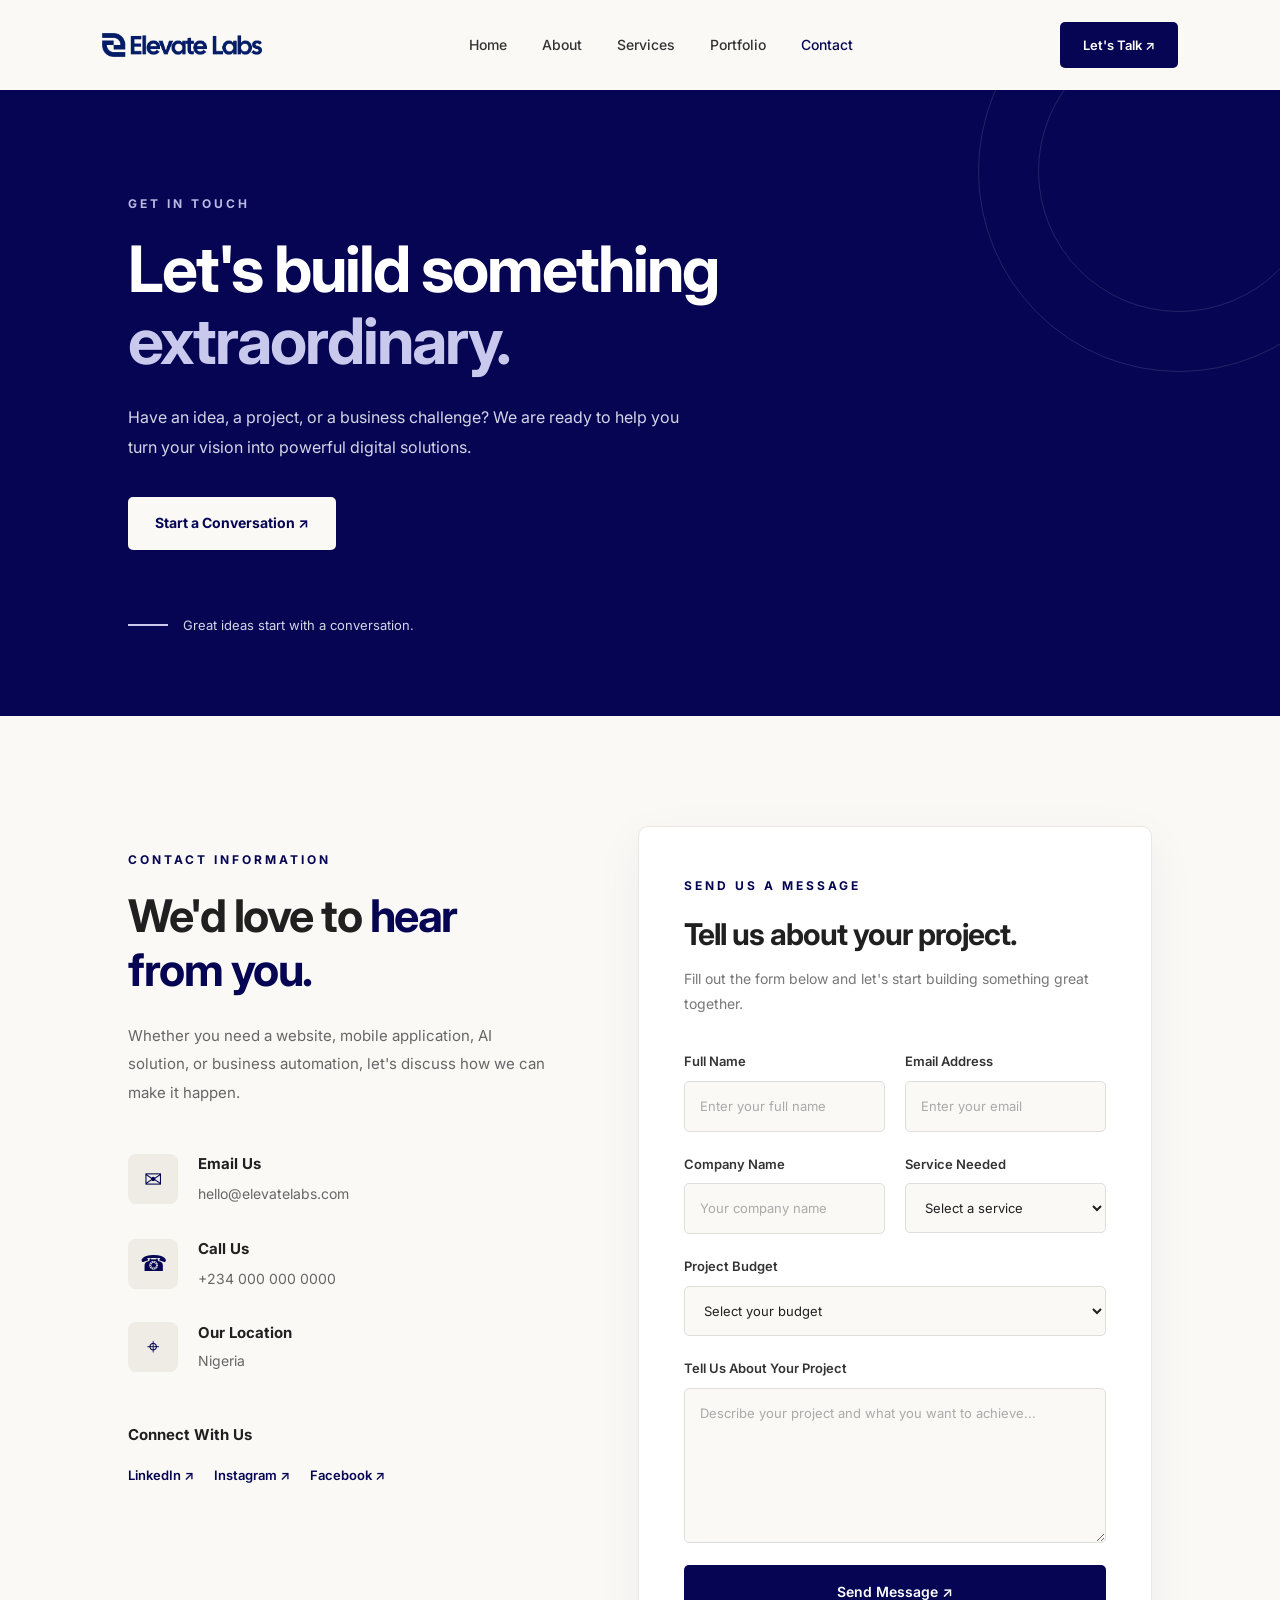
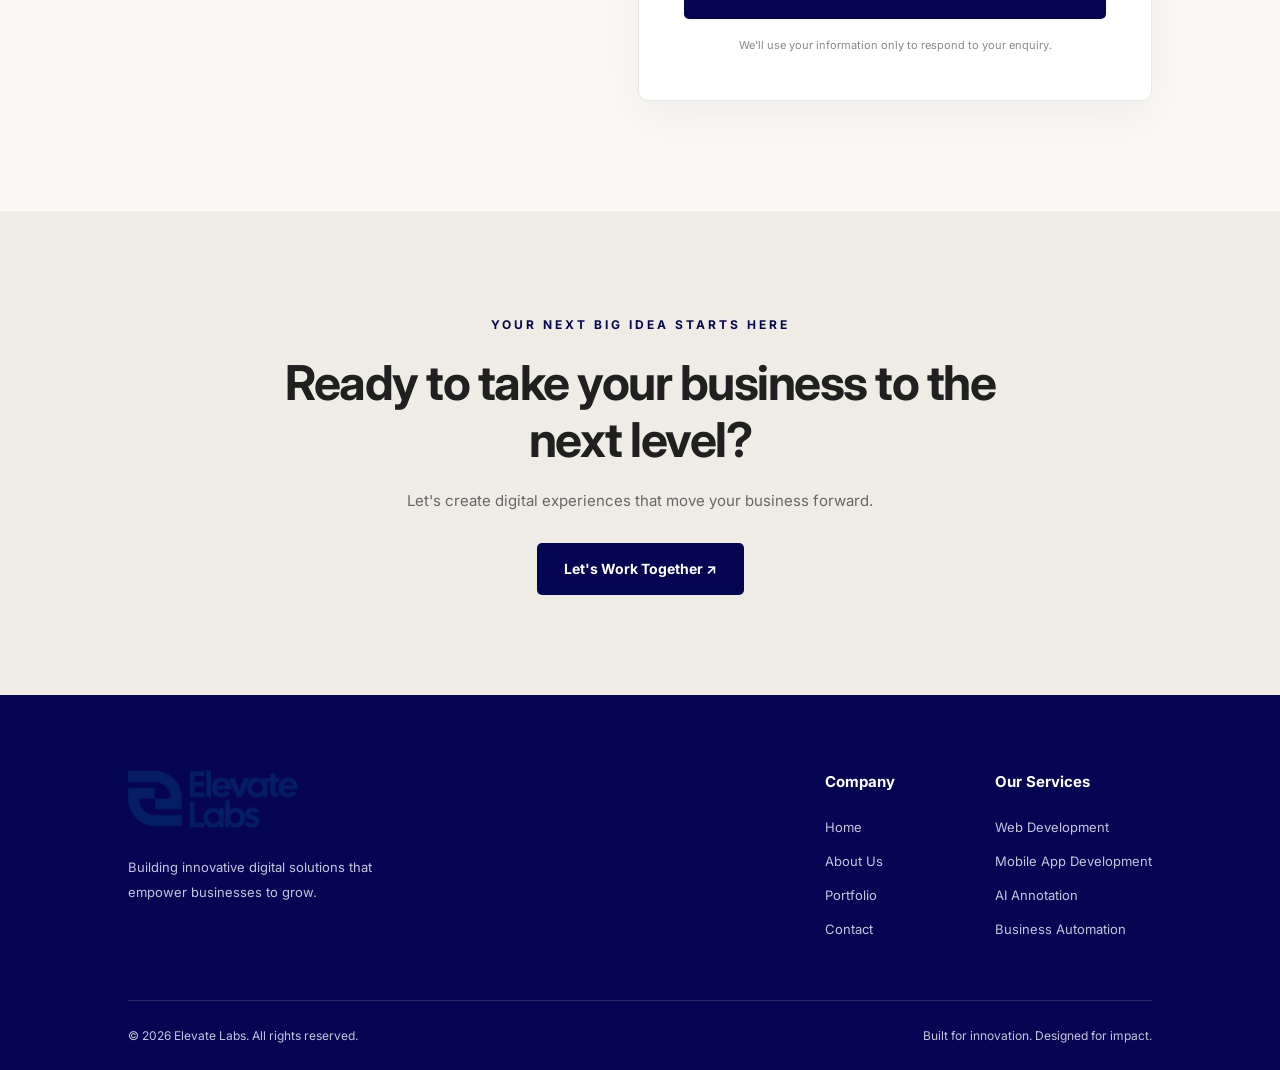
<file: contact.html>
<!DOCTYPE html>
<html lang="en">
<head>
    <meta charset="UTF-8">
    <meta name="viewport" content="width=device-width, initial-scale=1.0">

    <title>Contact Us | Elevate Labs</title>

    <link rel="stylesheet" href="contact.css">

    <link rel="preconnect" href="https://fonts.googleapis.com">
    <link rel="preconnect" href="https://fonts.gstatic.com" crossorigin>

    <link href="https://fonts.googleapis.com/css2?family=Inter:wght@400;500;600;700;800&display=swap" rel="stylesheet">
</head>

<body>

    <!-- NAVBAR -->
    <header class="navbar">

        <a href="index.html" class="logo">
            <img src="image/Primary Logo Dark.png" alt="Elevate Labs Logo">
        </a>

        <nav>
            <a href="index.html">Home</a>
            <a href="about.html">About</a>
            <a href="services.html">Services</a>
            <a href="portfolio.html">Portfolio</a>
            <a href="contact.html" class="active">Contact</a>
        </nav>

        <a href="#contact-form" class="nav-btn">Let's Talk ↗</a>

    </header>


    <!-- CONTACT HERO -->
    <section class="contact-hero">

        <div class="hero-content">

            <span class="subtitle">GET IN TOUCH</span>

            <h1>
                Let's build something
                <span>extraordinary.</span>
            </h1>

            <p>
                Have an idea, a project, or a business challenge?
                We are ready to help you turn your vision into
                powerful digital solutions.
            </p>

            <a href="#contact-form" class="primary-btn">
                Start a Conversation ↗
            </a>

        </div>

        <div class="hero-note">
            <span class="note-line"></span>
            <p>Great ideas start with a conversation.</p>
        </div>

    </section>


    <!-- CONTACT SECTION -->
    <section class="contact-section" id="contact-form">

        <div class="contact-info">

            <span class="subtitle">CONTACT INFORMATION</span>

            <h2>
                We'd love to
                <span>hear from you.</span>
            </h2>

            <p class="info-description">
                Whether you need a website, mobile application,
                AI solution, or business automation, let's discuss
                how we can make it happen.
            </p>

            <div class="info-item">

                <div class="info-icon">✉</div>

                <div>
                    <h3>Email Us</h3>
                    <a href="mailto:hello@elevatelabs.com">
                        hello@elevatelabs.com
                    </a>
                </div>

            </div>


            <div class="info-item">

                <div class="info-icon">☎</div>

                <div>
                    <h3>Call Us</h3>
                    <a href="tel:+2340000000000">
                        +234 000 000 0000
                    </a>
                </div>

            </div>


            <div class="info-item">

                <div class="info-icon">⌖</div>

                <div>
                    <h3>Our Location</h3>
                    <p>Nigeria</p>
                </div>

            </div>


            <div class="contact-socials">

                <h3>Connect With Us</h3>

                <div class="social-links">
                    <a href="#">LinkedIn ↗</a>
                    <a href="#">Instagram ↗</a>
                    <a href="#">Facebook ↗</a>
                </div>

            </div>

        </div>


        <!-- CONTACT FORM -->
        <div class="contact-form-container">

            <span class="subtitle">SEND US A MESSAGE</span>

            <h2>Tell us about your project.</h2>

            <p>
                Fill out the form below and let's start
                building something great together.
            </p>

            <form action="#" method="POST">

                <div class="form-row">

                    <div class="form-group">
                        <label for="name">Full Name</label>
                        <input
                            type="text"
                            id="name"
                            name="name"
                            placeholder="Enter your full name"
                            required
                        >
                    </div>

                    <div class="form-group">
                        <label for="email">Email Address</label>
                        <input
                            type="email"
                            id="email"
                            name="email"
                            placeholder="Enter your email"
                            required
                        >
                    </div>

                </div>


                <div class="form-row">

                    <div class="form-group">
                        <label for="company">Company Name</label>
                        <input
                            type="text"
                            id="company"
                            name="company"
                            placeholder="Your company name"
                        >
                    </div>

                    <div class="form-group">
                        <label for="service">Service Needed</label>

                        <select id="service" name="service" required>

                            <option value="">Select a service</option>
                            <option value="Web Development">Web Development</option>
                            <option value="Mobile App Development">Mobile App Development</option>
                            <option value="AI Annotation">AI Annotation</option>
                            <option value="Business Automation">Business Automation</option>
                            <option value="Other">Other</option>

                        </select>
                    </div>

                </div>


                <div class="form-group">
                    <label for="budget">Project Budget</label>

                    <select id="budget" name="budget">

                        <option value="">Select your budget</option>
                        <option value="Below $1,000">Below $1,000</option>
                        <option value="$1,000 - $5,000">$1,000 - $5,000</option>
                        <option value="$5,000 - $10,000">$5,000 - $10,000</option>
                        <option value="Above $10,000">Above $10,000</option>

                    </select>
                </div>


                <div class="form-group">
                    <label for="message">Tell Us About Your Project</label>

                    <textarea
                        id="message"
                        name="message"
                        rows="6"
                        placeholder="Describe your project and what you want to achieve..."
                        required
                    ></textarea>
                </div>


                <button type="submit" class="submit-btn">
                    Send Message ↗
                </button>

                <small>
                    We'll use your information only to respond to your enquiry.
                </small>

            </form>

        </div>

    </section>


    <!-- BOTTOM CTA -->
    <section class="bottom-cta">

        <span class="subtitle">YOUR NEXT BIG IDEA STARTS HERE</span>

        <h2>
            Ready to take your
            business to the next level?
        </h2>

        <p>
            Let's create digital experiences that move
            your business forward.
        </p>

        <a href="#contact-form" class="primary-btn">
            Let's Work Together ↗
        </a>

    </section>


    <!-- FOOTER -->
    <footer class="footer">

        <div class="footer-top">

            <div class="footer-brand">
                <a href="index.html">
                    <img src="image/Secondary Logo Dark.png" alt="Elevate Labs">
                </a>

                <p>
                    Building innovative digital solutions
                    that empower businesses to grow.
                </p>
            </div>


            <div class="footer-links">

                <div>
                    <h3>Company</h3>
                    <a href="index.html">Home</a>
                    <a href="about.html">About Us</a>
                    <a href="portfolio.html">Portfolio</a>
                    <a href="contact.html">Contact</a>
                </div>

                <div>
                    <h3>Our Services</h3>
                    <a href="services.html">Web Development</a>
                    <a href="services.html">Mobile App Development</a>
                    <a href="services.html">AI Annotation</a>
                    <a href="services.html">Business Automation</a>
                </div>

            </div>

        </div>


        <div class="footer-bottom">

            <p>© 2026 Elevate Labs. All rights reserved.</p>

            <p>Built for innovation. Designed for impact.</p>

        </div>

    </footer>

</body>
</html>
</file>
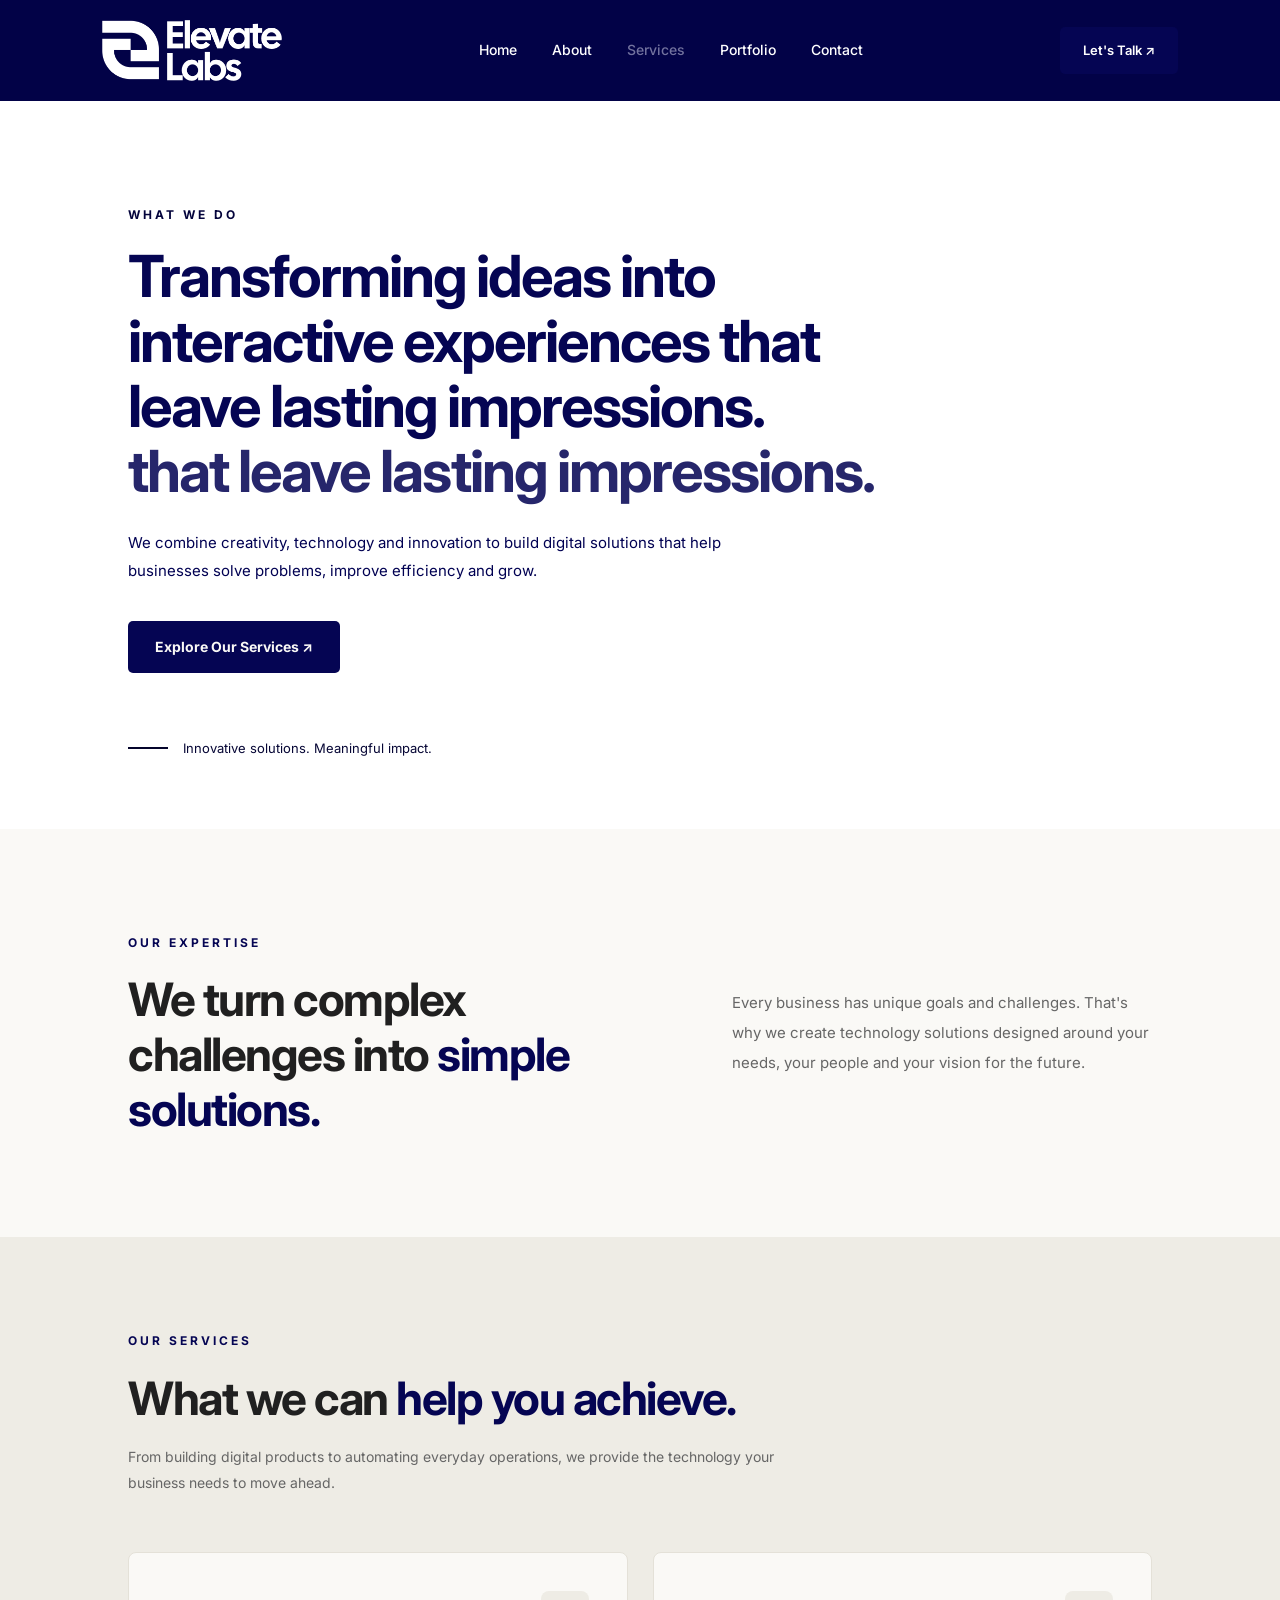
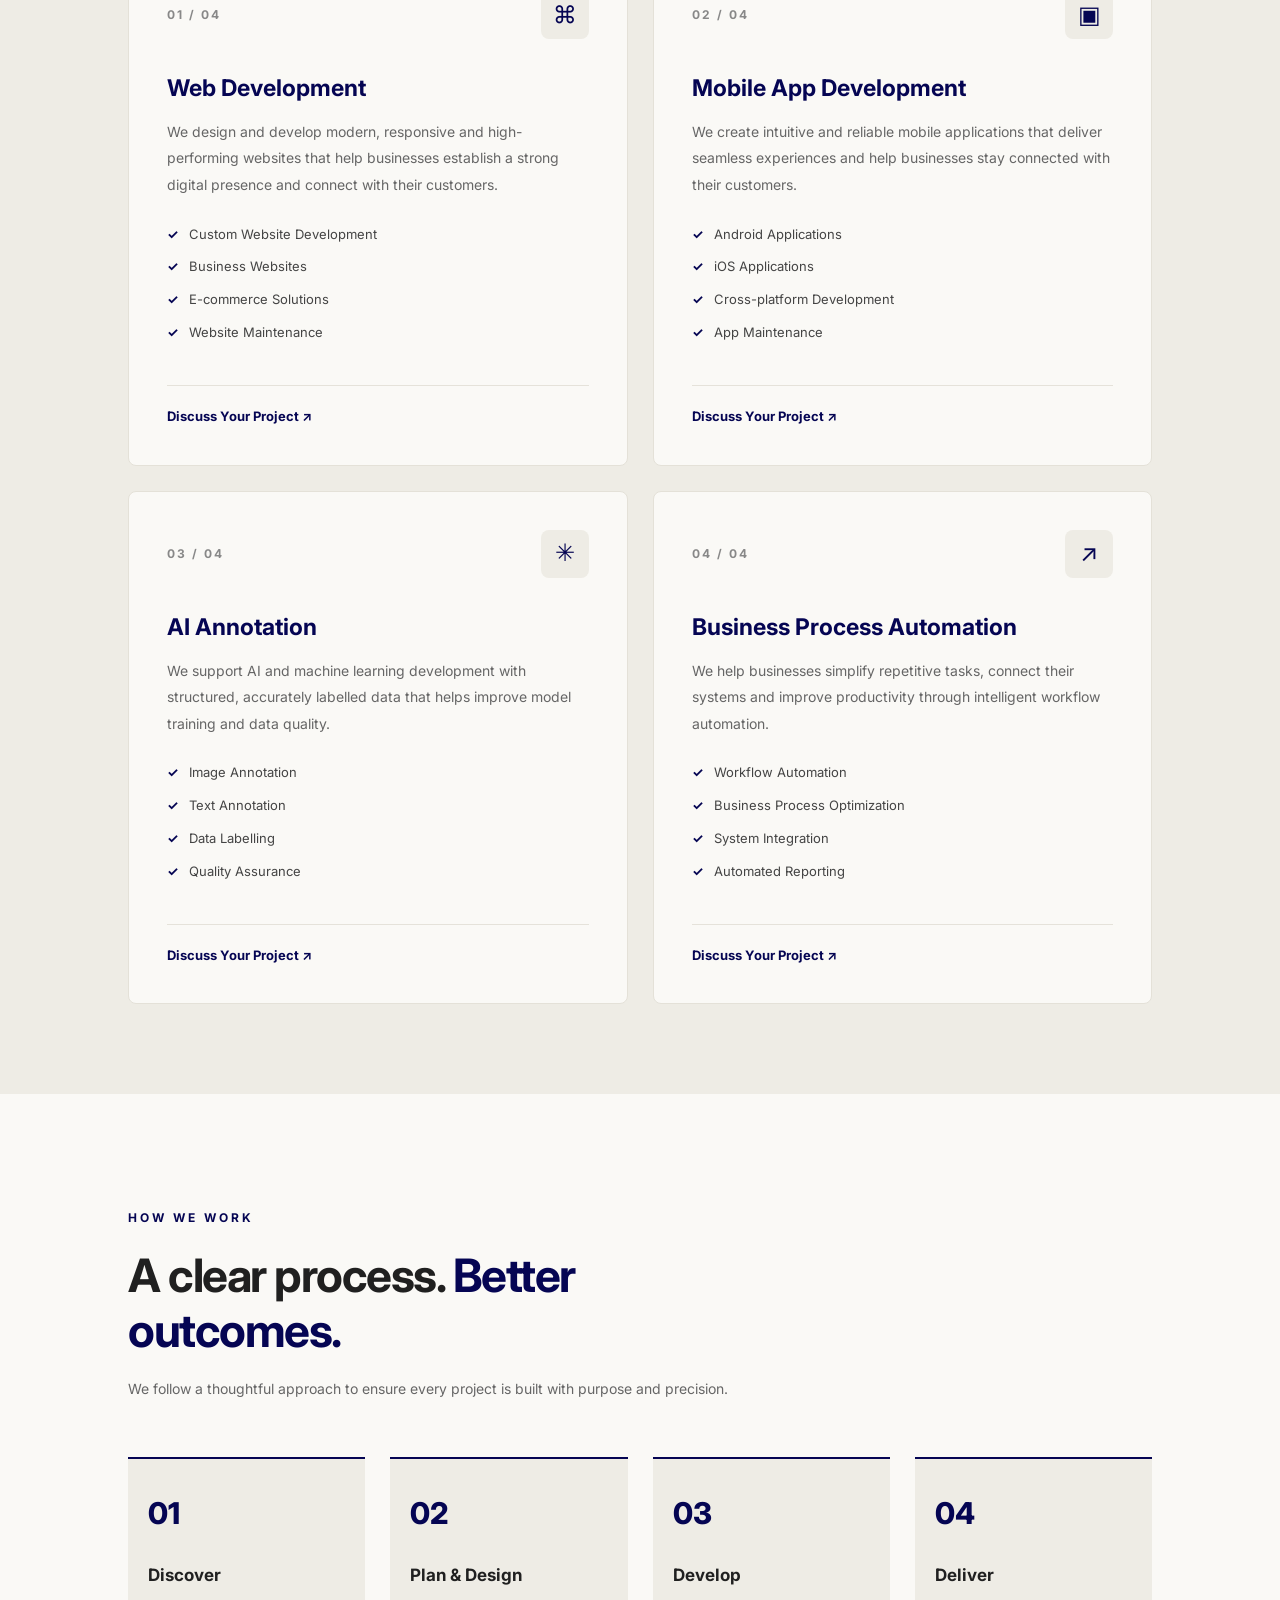
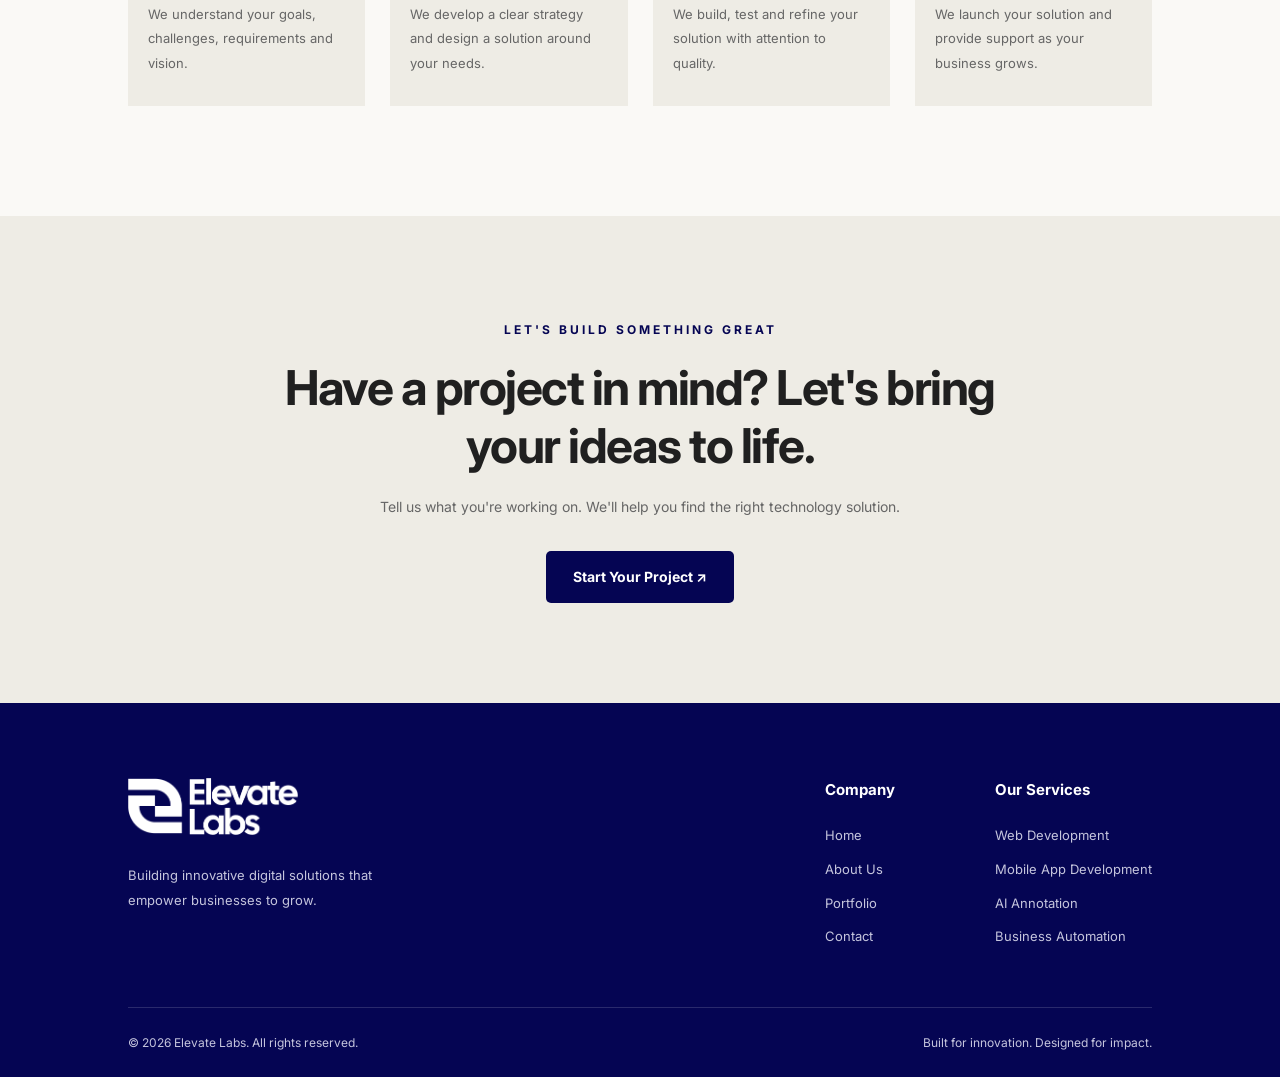
<file: services.html>
<!DOCTYPE html>
<html lang="en">
<head>
    <meta charset="UTF-8">
    <meta name="viewport" content="width=device-width, initial-scale=1.0">

    <title>Our Services | Elevate Labs</title>

    <link rel="stylesheet" href="services.css">

    <link rel="preconnect" href="https://fonts.googleapis.com">
    <link rel="preconnect" href="https://fonts.gstatic.com" crossorigin>

    <link href="https://fonts.googleapis.com/css2?family=Inter:wght@400;500;600;700;800&display=swap" rel="stylesheet">
</head>

<body>

    <!-- NAVBAR -->
    <header class="navbar">

        <a href="index.html" class="logo">
            <img src="image/Secondary Logo White.png" alt="elevate logo">
        </a>

        <nav>
            <a href="index.html">Home</a>
            <a href="about.html">About</a>
            <a href="services.html" class="active">Services</a>
            <a href="portfolio.html">Portfolio</a>
            <a href="contact.html">Contact</a>
        </nav>

        <a href="contact.html" class="nav-btn">Let's Talk ↗</a>

    </header>


    <!-- HERO SECTION -->
    <section class="services-hero">

        <div class="services-hero-content">

            <span class="subtitle">WHAT WE DO</span>

            <h1>
                Transforming ideas into interactive experiences that leave lasting impressions.
                <span>that leave lasting impressions.</span>
            </h1>

            <p>
                We combine creativity, technology and innovation
                to build digital solutions that help businesses
                solve problems, improve efficiency and grow.
            </p>

            <a href="#our-services" class="primary-btn">
                Explore Our Services ↗
            </a>

        </div>

        <div class="hero-bottom">
            <span></span>
            <p>Innovative solutions. Meaningful impact.</p>
        </div>

    </section>


    <!-- INTRODUCTION -->
    <section class="services-intro">

        <div class="intro-left">

            <span class="subtitle">OUR EXPERTISE</span>

            <h2>
                We turn complex challenges
                into <span>simple solutions.</span>
            </h2>

        </div>

        <div class="intro-right">

            <p>
                Every business has unique goals and challenges.
                That's why we create technology solutions
                designed around your needs, your people and
                your vision for the future.
            </p>

        </div>

    </section>


    <!-- OUR SERVICES -->
    <section class="services-list" id="our-services">

        <div class="section-heading">

            <span class="subtitle">OUR SERVICES</span>

            <h2>
                What we can
                <span>help you achieve.</span>
            </h2>

            <p>
                From building digital products to automating
                everyday operations, we provide the technology
                your business needs to move ahead.
            </p>

        </div>


        <div class="services-grid">


            <!-- SERVICE 01 -->
            <article class="service-card">

                <div class="service-top">
                    <span class="service-number">01 / 04</span>
                    <span class="service-icon">⌘</span>
                </div>

                <h3>Web Development</h3>

                <p>
                    We design and develop modern, responsive and
                    high-performing websites that help businesses
                    establish a strong digital presence and connect
                    with their customers.
                </p>

                <ul>
                    <li>Custom Website Development</li>
                    <li>Business Websites</li>
                    <li>E-commerce Solutions</li>
                    <li>Website Maintenance</li>
                </ul>

                <a href="contact.html" class="service-link">
                    Discuss Your Project ↗
                </a>

            </article>


            <!-- SERVICE 02 -->
            <article class="service-card">

                <div class="service-top">
                    <span class="service-number">02 / 04</span>
                    <span class="service-icon">▣</span>
                </div>

                <h3>Mobile App Development</h3>

                <p>
                    We create intuitive and reliable mobile
                    applications that deliver seamless experiences
                    and help businesses stay connected with
                    their customers.
                </p>

                <ul>
                    <li>Android Applications</li>
                    <li>iOS Applications</li>
                    <li>Cross-platform Development</li>
                    <li>App Maintenance</li>
                </ul>

                <a href="contact.html" class="service-link">
                    Discuss Your Project ↗
                </a>

            </article>


            <!-- SERVICE 03 -->
            <article class="service-card">

                <div class="service-top">
                    <span class="service-number">03 / 04</span>
                    <span class="service-icon">✳</span>
                </div>

                <h3>AI Annotation</h3>

                <p>
                    We support AI and machine learning development
                    with structured, accurately labelled data that
                    helps improve model training and data quality.
                </p>

                <ul>
                    <li>Image Annotation</li>
                    <li>Text Annotation</li>
                    <li>Data Labelling</li>
                    <li>Quality Assurance</li>
                </ul>

                <a href="contact.html" class="service-link">
                    Discuss Your Project ↗
                </a>

            </article>


            <!-- SERVICE 04 -->
            <article class="service-card">

                <div class="service-top">
                    <span class="service-number">04 / 04</span>
                    <span class="service-icon">↗</span>
                </div>

                <h3>Business Process Automation</h3>

                <p>
                    We help businesses simplify repetitive tasks,
                    connect their systems and improve productivity
                    through intelligent workflow automation.
                </p>

                <ul>
                    <li>Workflow Automation</li>
                    <li>Business Process Optimization</li>
                    <li>System Integration</li>
                    <li>Automated Reporting</li>
                </ul>

                <a href="contact.html" class="service-link">
                    Discuss Your Project ↗
                </a>

            </article>

        </div>

    </section>


    <!-- WORKING PROCESS -->
    <section class="process-section">

        <div class="process-heading">

            <span class="subtitle">HOW WE WORK</span>

            <h2>
                A clear process.
                <span>Better outcomes.</span>
            </h2>

            <p>
                We follow a thoughtful approach to ensure
                every project is built with purpose and precision.
            </p>

        </div>


        <div class="process-grid">

            <div class="process-card">

                <span class="process-number">01</span>

                <h3>Discover</h3>

                <p>
                    We understand your goals, challenges,
                    requirements and vision.
                </p>

            </div>


            <div class="process-card">

                <span class="process-number">02</span>

                <h3>Plan & Design</h3>

                <p>
                    We develop a clear strategy and design
                    a solution around your needs.
                </p>

            </div>


            <div class="process-card">

                <span class="process-number">03</span>

                <h3>Develop</h3>

                <p>
                    We build, test and refine your solution
                    with attention to quality.
                </p>

            </div>


            <div class="process-card">

                <span class="process-number">04</span>

                <h3>Deliver</h3>

                <p>
                    We launch your solution and provide
                    support as your business grows.
                </p>

            </div>

        </div>

    </section>


    <!-- CTA SECTION -->
    <section class="services-cta">

        <span class="subtitle">LET'S BUILD SOMETHING GREAT</span>

        <h2>
            Have a project in mind?
            Let's bring your ideas to life.
        </h2>

        <p>
            Tell us what you're working on.
            We'll help you find the right technology solution.
        </p>

        <a href="contact.html" class="primary-btn">
            Start Your Project ↗
        </a>

    </section>


    <!-- FOOTER -->
    <footer class="footer">

        <div class="footer-top">

            <div class="footer-brand">

                <a href="index.html">
                    <img src="image/Secondary Logo White.png" alt="Elevate Labs">
                </a>

                <p>
                    Building innovative digital solutions
                    that empower businesses to grow.
                </p>

            </div>


            <div class="footer-links">

                <div>
                    <h3>Company</h3>
                    <a href="index.html">Home</a>
                    <a href="about.html">About Us</a>
                    <a href="portfolio.html">Portfolio</a>
                    <a href="contact.html">Contact</a>
                </div>


                <div>
                    <h3>Our Services</h3>
                    <a href="#our-services">Web Development</a>
                    <a href="#our-services">Mobile App Development</a>
                    <a href="#our-services">AI Annotation</a>
                    <a href="#our-services">Business Automation</a>
                </div>

            </div>

        </div>


        <div class="footer-bottom">

            <p>© 2026 Elevate Labs. All rights reserved.</p>

            <p>Built for innovation. Designed for impact.</p>

        </div>

    </footer>

</body>
</html>
</file>
<file: contact.css>
/* =========================
   GENERAL STYLING
========================= */

* {
    margin: 0;
    padding: 0;
    box-sizing: border-box;
}

html {
    scroll-behavior: smooth;
    overflow-x: hidden;
}

body {
    font-family: 'Inter', sans-serif;
    background: #faf9f6;
    color: #202020;
    line-height: 1.6;
    overflow-x: hidden;
}

a {
    text-decoration: none;
    color: inherit;
}

button,
input,
select,
textarea {
    font: inherit;
}


/* =========================
   NAVBAR
========================= */

.navbar {
    width: 100%;
    min-height: 90px;
    padding: 20px 8%;
    display: flex;
    align-items: center;
    justify-content: space-between;
    background: #faf9f6;
    position: relative;
    z-index: 10;
}

.logo img {
    width: 160px;
    display: block;
}

.navbar nav {
    display: flex;
    align-items: center;
    gap: 35px;
}

.navbar nav a {
    font-size: 14px;
    font-weight: 500;
    color: #333;
    transition: 0.3s ease;
}

.navbar nav a:hover,
.navbar nav a.active {
    color: rgb(5, 5, 83);
}

.nav-btn {
    padding: 13px 23px;
    background: rgb(5, 5, 83);
    color: white;
    border-radius: 5px;
    font-size: 13px;
    font-weight: 600;
    transition: 0.3s ease;
}

.nav-btn:hover {
    background: #17176d;
    transform: translateY(-3px);
}


/* =========================
   CONTACT HERO
========================= */

.contact-hero {
    min-height: 500px;
    padding: 100px 10% 80px;
    background: rgb(5, 5, 83);
    color: white;
    position: relative;
    display: flex;
    flex-direction: column;
    justify-content: center;
    overflow: hidden;
}

.contact-hero::before {
    content: "";
    position: absolute;
    width: 400px;
    height: 400px;
    border: 1px solid rgba(255, 255, 255, 0.12);
    border-radius: 50%;
    right: -100px;
    top: -120px;
}

.contact-hero::after {
    content: "";
    position: absolute;
    width: 280px;
    height: 280px;
    border: 1px solid rgba(255, 255, 255, 0.12);
    border-radius: 50%;
    right: -40px;
    top: -60px;
}

.hero-content {
    max-width: 750px;
    position: relative;
    z-index: 2;
}

.subtitle {
    display: inline-block;
    color: #b9b9e4;
    font-size: 12px;
    font-weight: 700;
    letter-spacing: 3px;
    margin-bottom: 20px;
}

.contact-hero h1 {
    font-size: clamp(38px, 5vw, 68px);
    line-height: 1.12;
    font-weight: 700;
    letter-spacing: -2px;
    margin-bottom: 25px;
}

.contact-hero h1 span {
    display: block;
    color: #c9c9ed;
}

.contact-hero .hero-content > p {
    max-width: 580px;
    font-size: 16px;
    color: #d5d5e8;
    line-height: 1.9;
    margin-bottom: 35px;
}

.primary-btn {
    display: inline-block;
    background: #faf9f6;
    color: rgb(5, 5, 83);
    padding: 15px 27px;
    border-radius: 5px;
    font-size: 14px;
    font-weight: 700;
    transition: 0.3s ease;
}

.primary-btn:hover {
    background: #e6e4dc;
    transform: translateY(-4px);
}

.hero-note {
    display: flex;
    align-items: center;
    gap: 15px;
    margin-top: 65px;
    position: relative;
    z-index: 2;
}

.note-line {
    width: 40px;
    height: 2px;
    background: #c9c9ed;
}

.hero-note p {
    font-size: 13px;
    color: #d5d5e8;
}


/* =========================
   CONTACT SECTION
========================= */

.contact-section {
    padding: 110px 10%;
    display: grid;
    grid-template-columns: 0.9fr 1.1fr;
    gap: 90px;
    align-items: start;
}

.contact-info {
    padding-top: 20px;
}

.contact-info .subtitle,
.contact-form-container .subtitle {
    color: rgb(5, 5, 83);
}

.contact-info h2 {
    font-size: clamp(32px, 4vw, 45px);
    line-height: 1.2;
    letter-spacing: -1.5px;
    margin-bottom: 25px;
}

.contact-info h2 span {
    color: rgb(5, 5, 83);
}

.info-description {
    color: #666;
    font-size: 15px;
    line-height: 1.9;
    margin-bottom: 45px;
    max-width: 420px;
}


/* Contact Information Items */

.info-item {
    display: flex;
    align-items: center;
    gap: 20px;
    margin-bottom: 30px;
}

.info-icon {
    width: 50px;
    height: 50px;
    min-width: 50px;
    background: #eeece5;
    color: rgb(5, 5, 83);
    display: flex;
    align-items: center;
    justify-content: center;
    border-radius: 8px;
    font-size: 22px;
}

.info-item h3 {
    font-size: 15px;
    margin-bottom: 5px;
}

.info-item a,
.info-item p {
    color: #666;
    font-size: 14px;
    overflow-wrap: anywhere;
}

.info-item a:hover {
    color: rgb(5, 5, 83);
}


/* Social Links */

.contact-socials {
    margin-top: 50px;
}

.contact-socials h3 {
    font-size: 15px;
    margin-bottom: 18px;
}

.social-links {
    display: flex;
    flex-wrap: wrap;
    gap: 20px;
}

.social-links a {
    font-size: 13px;
    font-weight: 600;
    color: rgb(5, 5, 83);
    transition: 0.3s ease;
}

.social-links a:hover {
    opacity: 0.6;
}


/* =========================
   CONTACT FORM
========================= */

.contact-form-container {
    background: white;
    padding: 45px;
    border: 1px solid #e9e7e0;
    border-radius: 10px;
    box-shadow: 0 15px 50px rgba(5, 5, 83, 0.05);
}

.contact-form-container h2 {
    font-size: 30px;
    line-height: 1.3;
    letter-spacing: -1px;
    margin-bottom: 12px;
}

.contact-form-container > p {
    font-size: 14px;
    color: #777;
    margin-bottom: 35px;
    line-height: 1.8;
}


/* Form Layout */

.form-row {
    display: grid;
    grid-template-columns: 1fr 1fr;
    gap: 20px;
}

.form-group {
    display: flex;
    flex-direction: column;
    margin-bottom: 22px;
}

.form-group label {
    font-size: 13px;
    font-weight: 600;
    margin-bottom: 9px;
    color: #333;
}

.form-group input,
.form-group select,
.form-group textarea {
    width: 100%;
    padding: 14px 15px;
    border: 1px solid #dededb;
    border-radius: 5px;
    outline: none;
    background: #faf9f6;
    color: #202020;
    font-size: 13px;
    transition: 0.3s ease;
}

.form-group input,
.form-group select {
    min-height: 50px;
}

.form-group textarea {
    resize: vertical;
    min-height: 140px;
}

.form-group input:focus,
.form-group select:focus,
.form-group textarea:focus {
    border-color: rgb(5, 5, 83);
    background: white;
    box-shadow: 0 0 0 3px rgba(5, 5, 83, 0.08);
}

.form-group input::placeholder,
.form-group textarea::placeholder {
    color: #aaa;
}


/* Submit Button */

.submit-btn {
    width: 100%;
    padding: 16px;
    border: none;
    border-radius: 5px;
    background: rgb(5, 5, 83);
    color: white;
    font-size: 14px;
    font-weight: 600;
    cursor: pointer;
    transition: 0.3s ease;
}

.submit-btn:hover {
    background: #17176d;
    transform: translateY(-3px);
}

.contact-form-container small {
    display: block;
    text-align: center;
    margin-top: 18px;
    color: #888;
    font-size: 11px;
    line-height: 1.6;
}


/* =========================
   BOTTOM CTA
========================= */

.bottom-cta {
    background: #eeece5;
    padding: 100px 10%;
    text-align: center;
}

.bottom-cta .subtitle {
    color: rgb(5, 5, 83);
}

.bottom-cta h2 {
    max-width: 750px;
    margin: 0 auto 20px;
    font-size: clamp(30px, 4vw, 48px);
    line-height: 1.2;
    letter-spacing: -1.5px;
    color: #202020;
}

.bottom-cta p {
    color: #666;
    font-size: 15px;
    margin-bottom: 30px;
}

.bottom-cta .primary-btn {
    background: rgb(5, 5, 83);
    color: white;
}

.bottom-cta .primary-btn:hover {
    background: #17176d;
}


/* =========================
   FOOTER
========================= */

.footer {
    background: rgb(5, 5, 83);
    color: white;
    padding: 75px 10% 25px;
}

.footer-top {
    display: flex;
    justify-content: space-between;
    gap: 60px;
    padding-bottom: 60px;
}

.footer-brand {
    max-width: 300px;
}

.footer-brand img {
    width: 170px;
    max-width: 100%;
    margin-bottom: 20px;
}

.footer-brand p {
    color: #c5c5dd;
    font-size: 13px;
    line-height: 1.9;
}

.footer-links {
    display: flex;
    gap: 100px;
}

.footer-links div {
    display: flex;
    flex-direction: column;
    gap: 13px;
}

.footer-links h3 {
    font-size: 15px;
    margin-bottom: 10px;
}

.footer-links a {
    font-size: 13px;
    color: #c5c5dd;
    transition: 0.3s ease;
}

.footer-links a:hover {
    color: white;
    transform: translateX(4px);
}

.footer-bottom {
    border-top: 1px solid rgba(255, 255, 255, 0.15);
    padding-top: 25px;
    display: flex;
    justify-content: space-between;
    gap: 20px;
}

.footer-bottom p {
    font-size: 12px;
    color: #c5c5dd;
}


/* =========================
   TABLET RESPONSIVENESS
========================= */

@media (max-width: 992px) {

    .navbar {
        padding: 20px 5%;
    }

    .navbar nav {
        gap: 20px;
    }

    .contact-section {
        padding: 80px 6%;
        gap: 45px;
    }

    .contact-form-container {
        padding: 30px;
    }

    .footer {
        padding-left: 6%;
        padding-right: 6%;
    }

    .footer-links {
        gap: 50px;
    }

}


/* =========================
   MOBILE RESPONSIVENESS
========================= */

@media (max-width: 768px) {

    .navbar {
        padding: 18px 5%;
        flex-wrap: wrap;
        gap: 18px;
    }

    .logo img {
        width: 130px;
    }

    .navbar nav {
        width: 100%;
        order: 3;
        justify-content: center;
        gap: 20px;
        flex-wrap: wrap;
    }

    .navbar nav a {
        font-size: 12px;
    }

    .nav-btn {
        padding: 10px 15px;
        font-size: 12px;
    }

    .contact-hero {
        min-height: 430px;
        padding: 80px 7%;
    }

    .contact-hero h1 {
        letter-spacing: -1px;
    }

    .contact-hero .hero-content > p {
        font-size: 14px;
    }

    .contact-section {
        grid-template-columns: 1fr;
        padding: 75px 7%;
        gap: 55px;
    }

    .contact-info {
        padding-top: 0;
    }

    .info-description {
        max-width: 100%;
    }

    .contact-form-container {
        padding: 30px 25px;
    }

    .bottom-cta {
        padding: 75px 7%;
    }

    .footer {
        padding: 60px 7% 25px;
    }

    .footer-top {
        flex-direction: column;
        gap: 45px;
    }

    .footer-links {
        justify-content: flex-start;
        gap: 70px;
    }

}


/* =========================
   SMALL MOBILE SCREENS
========================= */

@media (max-width: 480px) {

    .navbar {
        padding: 16px 5%;
    }

    .navbar nav {
        gap: 13px;
    }

    .navbar nav a {
        font-size: 11px;
    }

    .nav-btn {
        padding: 9px 12px;
        font-size: 11px;
    }

    .contact-hero {
        padding: 70px 6%;
    }

    .contact-hero h1 {
        font-size: 38px;
    }

    .contact-hero .hero-content > p {
        font-size: 13px;
    }

    .hero-note {
        margin-top: 45px;
    }

    .contact-section {
        padding: 60px 6%;
    }

    .contact-info h2 {
        font-size: 34px;
    }

    .contact-form-container {
        padding: 25px 18px;
    }

    .contact-form-container h2 {
        font-size: 25px;
    }

    .form-row {
        grid-template-columns: 1fr;
        gap: 0;
    }

    .bottom-cta {
        padding: 65px 6%;
    }

    .bottom-cta h2 {
        font-size: 32px;
    }

    .footer-links {
        gap: 35px;
    }

    .footer-bottom {
        flex-direction: column;
        gap: 10px;
    }

}


/* =========================
   ACCESSIBILITY
========================= */

a:focus-visible,
button:focus-visible,
input:focus-visible,
select:focus-visible,
textarea:focus-visible {
    outline: 2px solid #7777d8;
    outline-offset: 4px;
}


/* =========================
   REDUCE MOTION
========================= */

@media (prefers-reduced-motion: reduce) {

    *,
    *::before,
    *::after {
        scroll-behavior: auto !important;
        transition-duration: 0.01ms !important;
        animation-duration: 0.01ms !important;
    }

}
</file>
<file: services.css>
/* =========================
   GENERAL STYLING
========================= */

* {
    margin: 0;
    padding: 0;
    box-sizing: border-box;
}

html {
    scroll-behavior: smooth;
    overflow-x: hidden;
}

body {
    font-family: 'Inter', sans-serif;
    background: #faf9f6;
    color: #202020;
    line-height: 1.6;
    overflow-x: hidden;
}

a {
    text-decoration: none;
    color: inherit;
}


/* =========================
   NAVBAR
========================= */

.navbar {
    width: 100%;
    min-height: 90px;
    padding: 20px 8%;
    display: flex;
    align-items: center;
    justify-content: space-between;
    background: rgb(2, 2, 71);
    position: relative;
    z-index: 10;
}

.logo img {
    width: 180px;
    display: block;
}

.navbar nav {
    display: flex;
    align-items: center;
    gap: 35px;
}

.navbar nav a {
    font-size: 14px;
    font-weight: 500;
    color: #ffffff;
    transition: 0.3s ease;
}

.navbar nav a:hover,
.navbar nav a.active {
    color: rgb(114, 114, 158);
}

.nav-btn {
    padding: 13px 23px;
    background: rgb(5, 5, 83);
    color: white;
    border-radius: 5px;
    font-size: 13px;
    font-weight: 600;
    transition: 0.3s ease;
}

.nav-btn:hover {
    background: #17176d;
    transform: translateY(-3px);
}


/* =========================
   HERO SECTION
========================= */

.services-hero {
    min-height: 530px;
    padding: 100px 10% 70px;
    color: rgb(5, 5, 83);
    background: white;
    display: flex;
    flex-direction: column;
    justify-content: center;
    position: relative;
    overflow: hidden;
}

.services-hero::before {
    content: "";
    position: absolute;
    width: 450px;
    height: 450px;
    border: 1px solid rgba(255,255,255,0.12);
    border-radius: 50%;
    right: -100px;
    top: -150px;
}

.services-hero::after {
    content: "";
    position: absolute;
    width: 320px;
    height: 320px;
    border: 1px solid rgba(255,255,255,0.12);
    border-radius: 50%;
    right: -35px;
    top: -85px;
}

.services-hero-content {
    max-width: 800px;
    position: relative;
    z-index: 2;
}

.subtitle {
    display: inline-block;
    color: #03033b;
    font-size: 12px;
    font-weight: 700;
    letter-spacing: 3px;
    margin-bottom: 20px;
}

.services-hero h1 {
    font-size: clamp(30px, 5vw, 58px);
    line-height: 1.12;
    letter-spacing: -2px;
    margin-bottom: 25px;
}

.services-hero h1 span {
    display: block;
    color: #26266b;
}

.services-hero-content > p {
    max-width: 600px;
    font-size: 15px;
    color: #000052;
    line-height: 1.9;
    margin-bottom: 35px;
}

.primary-btn {
    display: inline-block;
    padding: 15px 27px;
    color: #faf9f6;
    background: rgb(5, 5, 83);
    border-radius: 5px;
    font-size: 14px;
    font-weight: 700;
    transition: 0.3s ease;
}

.primary-btn:hover {
    background: #e6e4dc;
    transform: translateY(-4px);
}

.hero-bottom {
    display: flex;
    align-items: center;
    gap: 15px;
    margin-top: 65px;
    position: relative;
    z-index: 2;
}

.hero-bottom span {
    width: 40px;
    height: 2px;
    background: #04042b;
}

.hero-bottom p {
    font-size: 13px;
    color: #060635;
}


/* =========================
   INTRODUCTION
========================= */

.services-intro {
    padding: 100px 10%;
    display: grid;
    grid-template-columns: 1fr 0.8fr;
    gap: 80px;
    align-items: center;
}

.services-intro .subtitle,
.section-heading .subtitle,
.process-heading .subtitle,
.services-cta .subtitle {
    color: rgb(5, 5, 83);
}

.intro-left h2 {
    font-size: clamp(32px, 4vw, 46px);
    line-height: 1.2;
    letter-spacing: -1.5px;
}

.intro-left h2 span {
    color: rgb(5, 5, 83);
}

.intro-right p {
    font-size: 15px;
    line-height: 2;
    color: #666;
}


/* =========================
   SERVICES SECTION
========================= */

.services-list {
    padding: 90px 10%;
    background: #eeece5;
}

.section-heading {
    max-width: 650px;
    margin-bottom: 55px;
}

.section-heading h2 {
    font-size: clamp(32px, 4vw, 46px);
    line-height: 1.2;
    letter-spacing: -1.5px;
    margin-bottom: 18px;
}

.section-heading h2 span {
    color: rgb(5, 5, 83);
}

.section-heading > p {
    color: #666;
    font-size: 14px;
    line-height: 1.9;
}


/* Services Grid */

.services-grid {
    display: grid;
    grid-template-columns: repeat(2, 1fr);
    gap: 25px;
}

.service-card {
    background: #faf9f6;
    padding: 38px;
    border: 1px solid #e4e1d8;
    border-radius: 8px;
    display: flex;
    flex-direction: column;
    transition: 0.35s ease;
}

.service-card:hover {
    transform: translateY(-7px);
    box-shadow: 0 18px 40px rgba(5, 5, 83, 0.08);
    border-color: rgba(5, 5, 83, 0.25);
}

.service-top {
    display: flex;
    justify-content: space-between;
    align-items: center;
    margin-bottom: 35px;
}

.service-number {
    font-size: 12px;
    font-weight: 700;
    letter-spacing: 2px;
    color: #888;
}

.service-icon {
    width: 48px;
    height: 48px;
    display: flex;
    align-items: center;
    justify-content: center;
    background: #eeece5;
    color: rgb(5, 5, 83);
    border-radius: 8px;
    font-size: 24px;
}

.service-card h3 {
    font-size: 23px;
    line-height: 1.3;
    margin-bottom: 15px;
    color: rgb(5, 5, 83);
}

.service-card > p {
    color: #666;
    font-size: 14px;
    line-height: 1.9;
    margin-bottom: 25px;
}

.service-card ul {
    list-style: none;
    margin-bottom: 30px;
}

.service-card ul li {
    position: relative;
    padding-left: 22px;
    margin-bottom: 12px;
    font-size: 13px;
    color: #444;
}

.service-card ul li::before {
    content: "✓";
    position: absolute;
    left: 0;
    color: rgb(5, 5, 83);
    font-weight: 700;
}

.service-link {
    margin-top: auto;
    padding-top: 20px;
    border-top: 1px solid #e5e2da;
    color: rgb(5, 5, 83);
    font-size: 13px;
    font-weight: 700;
    transition: 0.3s ease;
}

.service-link:hover {
    letter-spacing: 0.5px;
}


/* =========================
   WORKING PROCESS
========================= */

.process-section {
    padding: 110px 10%;
    background: #faf9f6;
}

.process-heading {
    max-width: 650px;
    margin-bottom: 55px;
}

.process-heading h2 {
    font-size: clamp(32px, 4vw, 46px);
    line-height: 1.2;
    letter-spacing: -1.5px;
    margin-bottom: 18px;
}

.process-heading h2 span {
    color: rgb(5, 5, 83);
}

.process-heading > p {
    font-size: 14px;
    color: #666;
    line-height: 1.9;
}

.process-grid {
    display: grid;
    grid-template-columns: repeat(4, 1fr);
    gap: 25px;
}

.process-card {
    padding: 30px 20px;
    border-top: 2px solid rgb(5, 5, 83);
    background: #eeece5;
    transition: 0.3s ease;
}

.process-card:hover {
    transform: translateY(-5px);
}

.process-number {
    display: block;
    font-size: 30px;
    font-weight: 800;
    color: rgb(5, 5, 83);
    margin-bottom: 25px;
}

.process-card h3 {
    font-size: 17px;
    margin-bottom: 12px;
}

.process-card p {
    font-size: 13px;
    color: #666;
    line-height: 1.9;
}


/* =========================
   CTA SECTION
========================= */

.services-cta {
    background: #eeece5;
    padding: 100px 10%;
    text-align: center;
}

.services-cta h2 {
    max-width: 750px;
    margin: 0 auto 20px;
    font-size: clamp(32px, 4vw, 48px);
    line-height: 1.2;
    letter-spacing: -1.5px;
}

.services-cta > p {
    max-width: 550px;
    margin: 0 auto 30px;
    font-size: 14px;
    color: #666;
    line-height: 1.9;
}

.services-cta .primary-btn {
    background: rgb(5, 5, 83);
    color: white;
}

.services-cta .primary-btn:hover {
    background: #17176d;
}


/* =========================
   FOOTER
========================= */

.footer {
    background: rgb(5, 5, 83);
    color: white;
    padding: 75px 10% 25px;
}

.footer-top {
    display: flex;
    justify-content: space-between;
    gap: 60px;
    padding-bottom: 60px;
}

.footer-brand {
    max-width: 300px;
}

.footer-brand img {
    width: 170px;
    max-width: 100%;
    margin-bottom: 20px;
}

.footer-brand p {
    color: #c5c5dd;
    font-size: 13px;
    line-height: 1.9;
}

.footer-links {
    display: flex;
    gap: 100px;
}

.footer-links div {
    display: flex;
    flex-direction: column;
    gap: 13px;
}

.footer-links h3 {
    font-size: 15px;
    margin-bottom: 10px;
}

.footer-links a {
    font-size: 13px;
    color: #c5c5dd;
    transition: 0.3s ease;
}

.footer-links a:hover {
    color: white;
    transform: translateX(4px);
}

.footer-bottom {
    border-top: 1px solid rgba(255, 255, 255, 0.15);
    padding-top: 25px;
    display: flex;
    justify-content: space-between;
    gap: 20px;
}

.footer-bottom p {
    font-size: 12px;
    color: #c5c5dd;
}


/* =========================
   TABLET RESPONSIVENESS
========================= */

@media (max-width: 992px) {

    .navbar {
        padding: 20px 5%;
    }

    .navbar nav {
        gap: 20px;
    }

    .services-intro,
    .services-list,
    .process-section {
        padding-left: 6%;
        padding-right: 6%;
    }

    .services-intro {
        gap: 40px;
    }

    .process-grid {
        grid-template-columns: repeat(2, 1fr);
    }

    .footer {
        padding-left: 6%;
        padding-right: 6%;
    }

    .footer-links {
        gap: 50px;
    }
}


/* =========================
   MOBILE RESPONSIVENESS
========================= */

@media (max-width: 768px) {

    .navbar {
        padding: 18px 5%;
        flex-wrap: wrap;
        gap: 18px;
    }

    .logo img {
        width: 130px;
    }

    .navbar nav {
        width: 100%;
        order: 3;
        justify-content: center;
        gap: 20px;
        flex-wrap: wrap;
    }

    .navbar nav a {
        font-size: 12px;
    }

    .nav-btn {
        padding: 10px 15px;
        font-size: 12px;
    }

    .services-hero {
        min-height: 450px;
        padding: 80px 7%;
    }

    .services-hero h1 {
        letter-spacing: -1px;
    }

    .services-intro {
        grid-template-columns: 1fr;
        gap: 25px;
        padding: 75px 7%;
    }

    .services-list {
        padding: 75px 7%;
    }

    .services-grid {
        grid-template-columns: 1fr;
    }

    .service-card {
        padding: 30px;
    }

    .process-section {
        padding: 80px 7%;
    }

    .services-cta {
        padding: 75px 7%;
    }

    .footer {
        padding: 60px 7% 25px;
    }

    .footer-top {
        flex-direction: column;
        gap: 45px;
    }

    .footer-links {
        gap: 70px;
    }
}


/* =========================
   SMALL MOBILE SCREENS
========================= */

@media (max-width: 480px) {

    .navbar {
        padding: 16px 5%;
    }

    .navbar nav {
        gap: 13px;
    }

    .navbar nav a {
        font-size: 11px;
    }

    .nav-btn {
        padding: 9px 12px;
        font-size: 11px;
    }

    .services-hero {
        padding: 70px 6%;
    }

    .services-hero h1 {
        font-size: 37px;
    }

    .services-hero-content > p {
        font-size: 13px;
    }

    .services-intro {
        padding: 65px 6%;
    }

    .intro-left h2 {
        font-size: 34px;
    }

    .services-list {
        padding: 65px 6%;
    }

    .section-heading h2 {
        font-size: 34px;
    }

    .service-card {
        padding: 25px 20px;
    }

    .service-card h3 {
        font-size: 20px;
    }

    .process-section {
        padding: 70px 6%;
    }

    .process-grid {
        grid-template-columns: 1fr;
    }

    .services-cta {
        padding: 65px 6%;
    }

    .services-cta h2 {
        font-size: 32px;
    }

    .footer-links {
        gap: 35px;
    }

    .footer-bottom {
        flex-direction: column;
        gap: 10px;
    }
}


/* =========================
   ACCESSIBILITY
========================= */

a:focus-visible {
    outline: 2px solid #7777d8;
    outline-offset: 4px;
}


/* =========================
   REDUCE MOTION
========================= */

@media (prefers-reduced-motion: reduce) {

    *,
    *::before,
    *::after {
        scroll-behavior: auto !important;
        transition-duration: 0.01ms !important;
        animation-duration: 0.01ms !important;
    }

}
</file>
